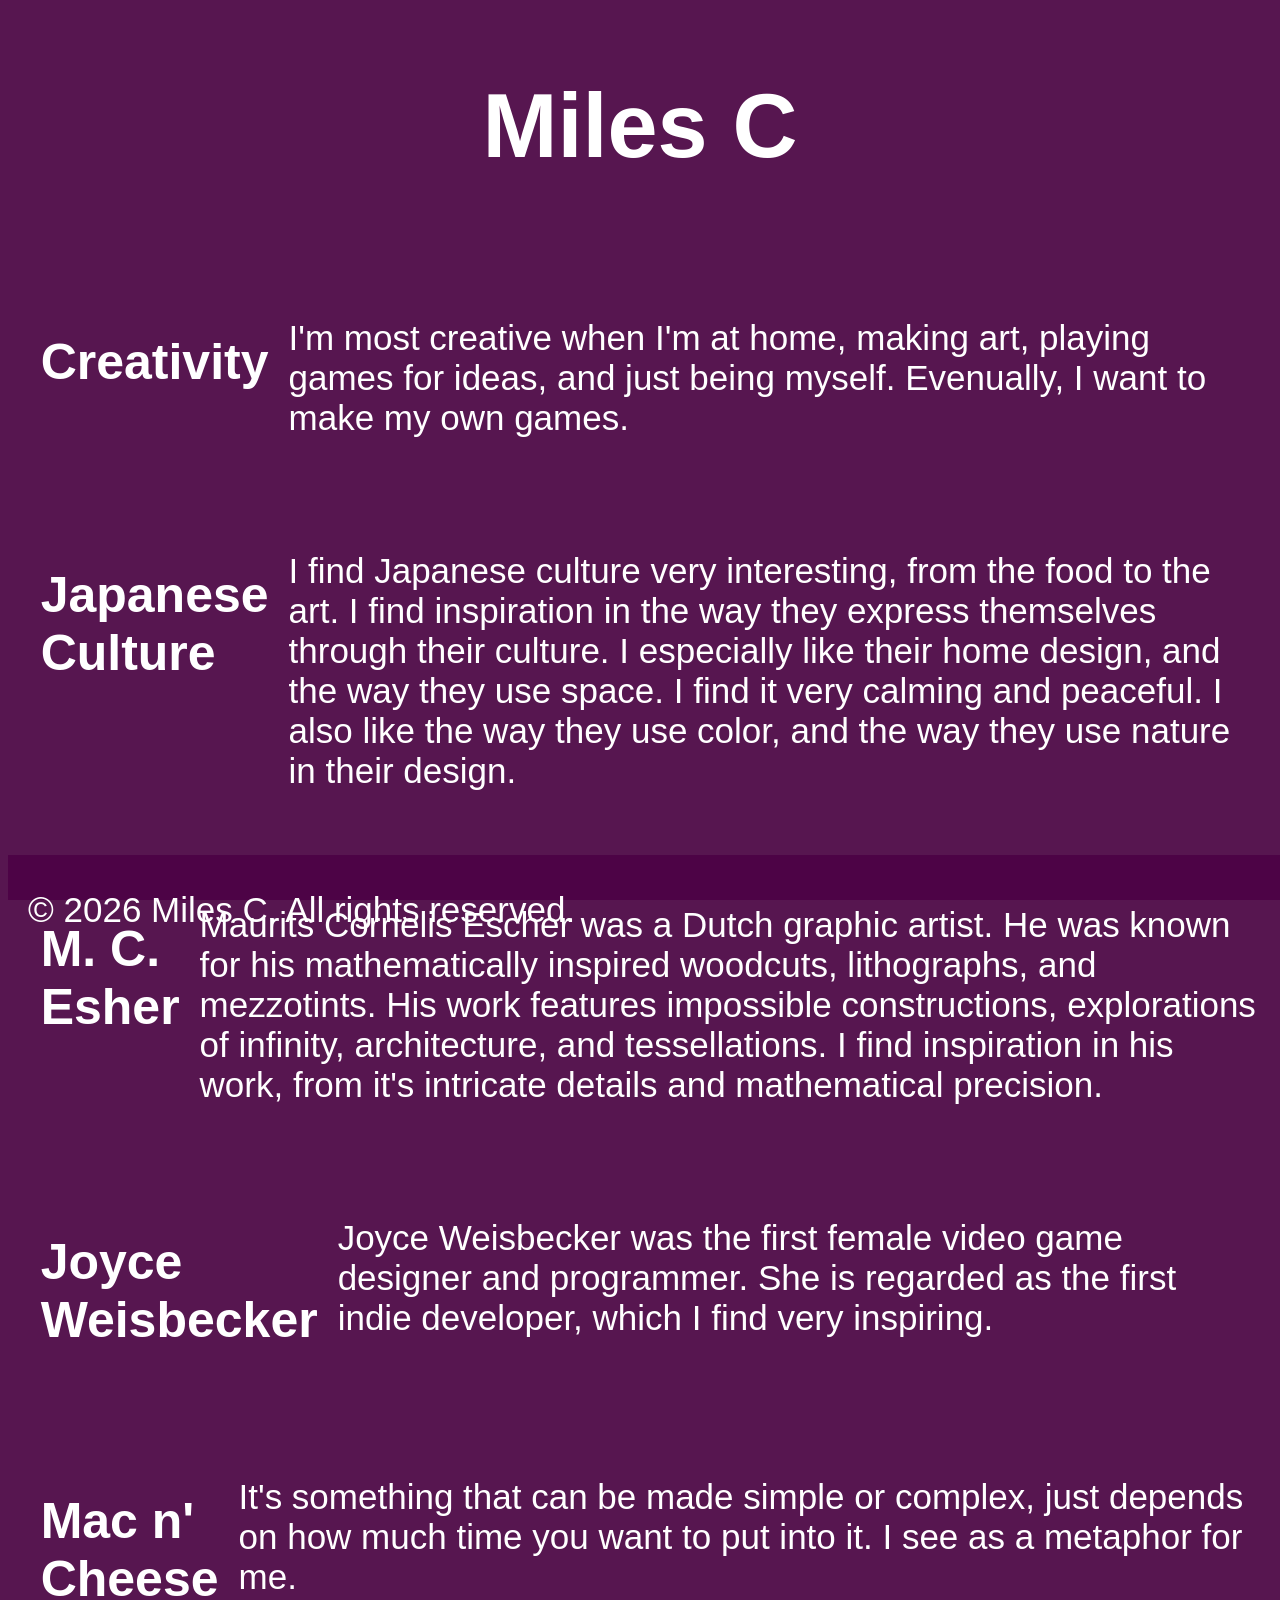
<file: index.html>
<!DOCTYPE html>
<html lang="en">

    <head>
        <title>Miles C</title>
        <link rel="stylesheet" href="index.css">
    </head>

    <body>
        <div class="title">
            <h2>Miles C</h2>
        </div>
    <br>
        <div class= "box">
            <h3>Creativity</h3>
            <p>
                I'm most creative when I'm at home, making art, playing games for ideas, and just being myself. Evenually, I want to make my own games. 
            </p>
        </div>
    <br>
        <div class="box">
            <h3> Japanese Culture</h3>
            <p>
               I find Japanese culture very interesting, from the food to the art. I find inspiration in the way they express themselves through their culture. I especially like their home design, and the way they use space. 
               I find it very calming and peaceful. I also like the way they use color, and the way they use nature in their design.
            </p>
        </div>
    <br>
        <div class="box">
            <h3>M. C. Esher</h3>
            <p>
                Maurits Cornelis Escher was a Dutch graphic artist. He was known for his mathematically inspired woodcuts, lithographs, and mezzotints. His work features impossible constructions, explorations of infinity, architecture, and tessellations. 
                I find inspiration in his work, from it's intricate details and mathematical precision.
            </p>
        </div>
    <br>
        <div class="box">
            <h3>Joyce Weisbecker</h3>
            <p >
                Joyce Weisbecker was the first female video game designer and programmer. She is regarded as the first indie developer, which I find very inspiring.
            </p>
        </div>
    <br>
        <div class="box">
            <h3> Mac n' Cheese</h3>
            <p>
                It's something that can be made simple or complex, just depends on how much time you want to put into it. I see as a metaphor for me.
            </p>
        </div>
    </body>

    <footer>
        <p>&copy; 2026 Miles C. All rights reserved.</p>
    </footer>

</html>
</file>
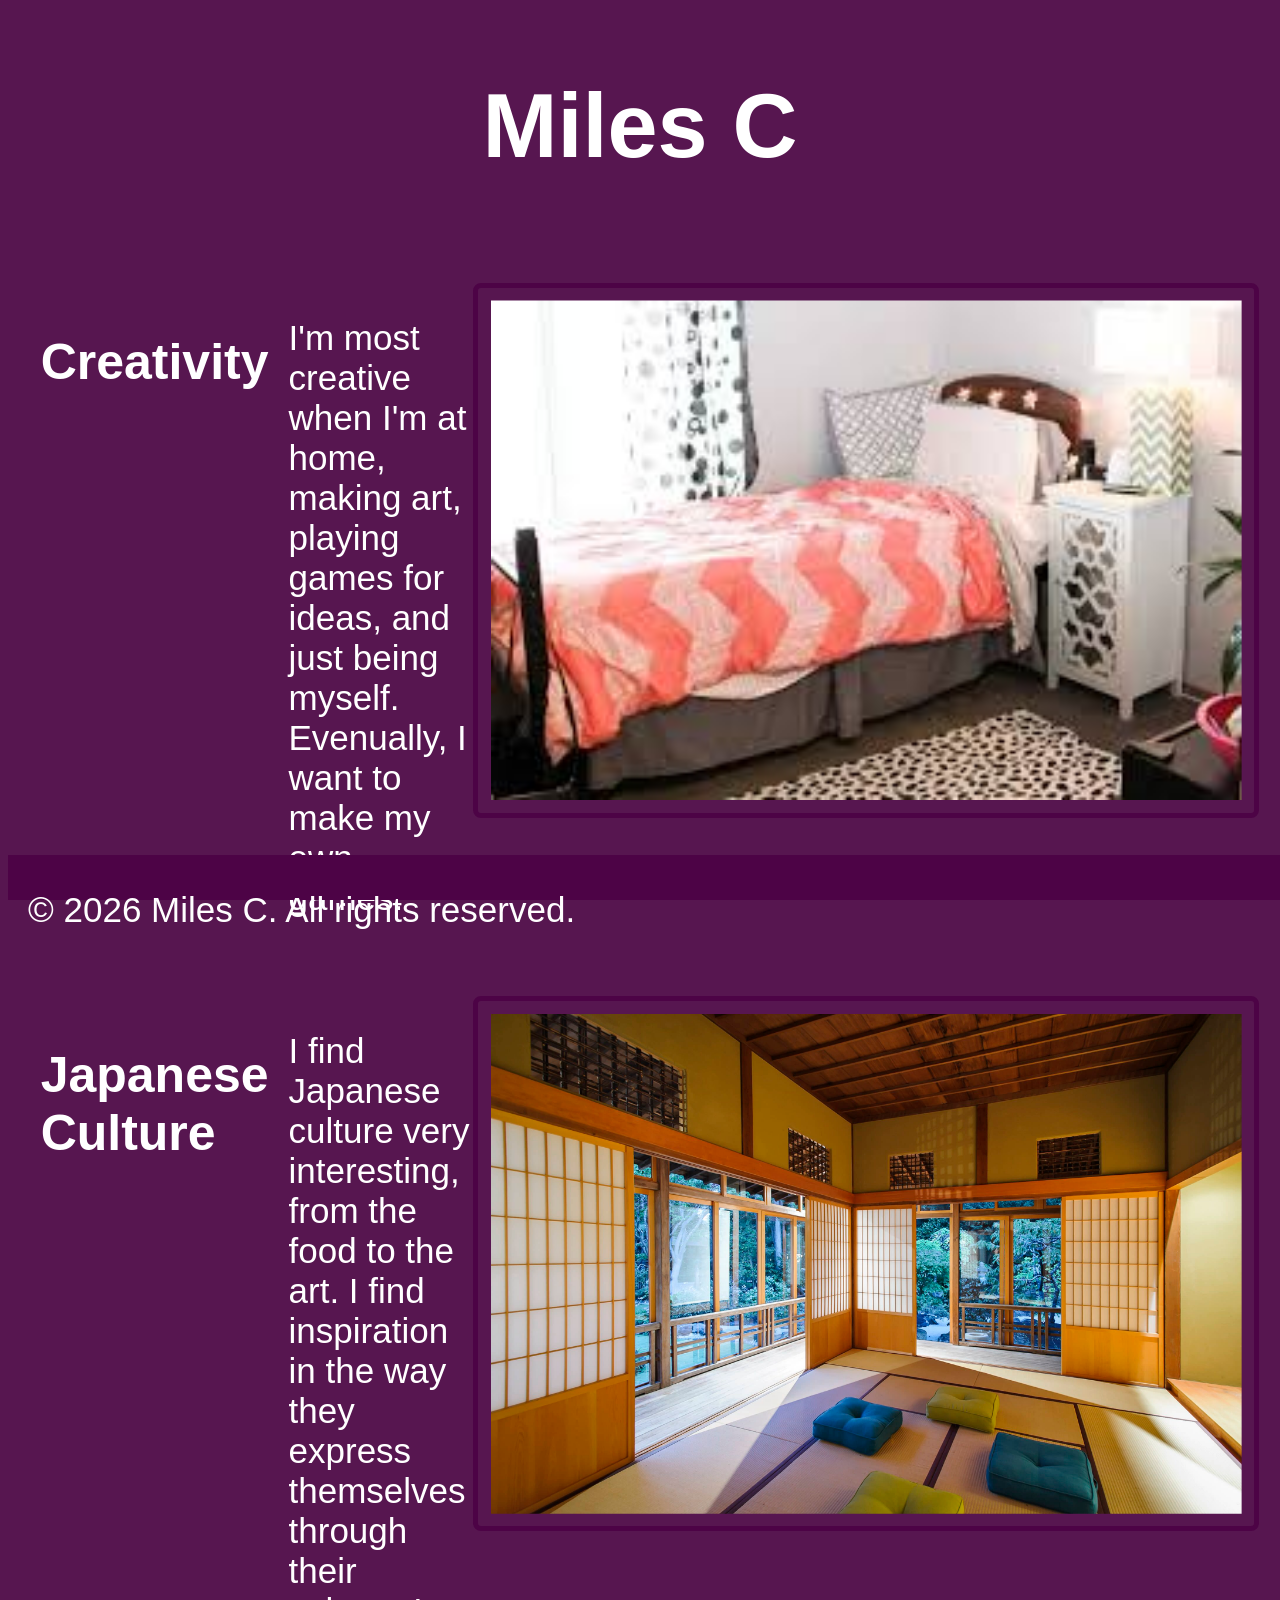
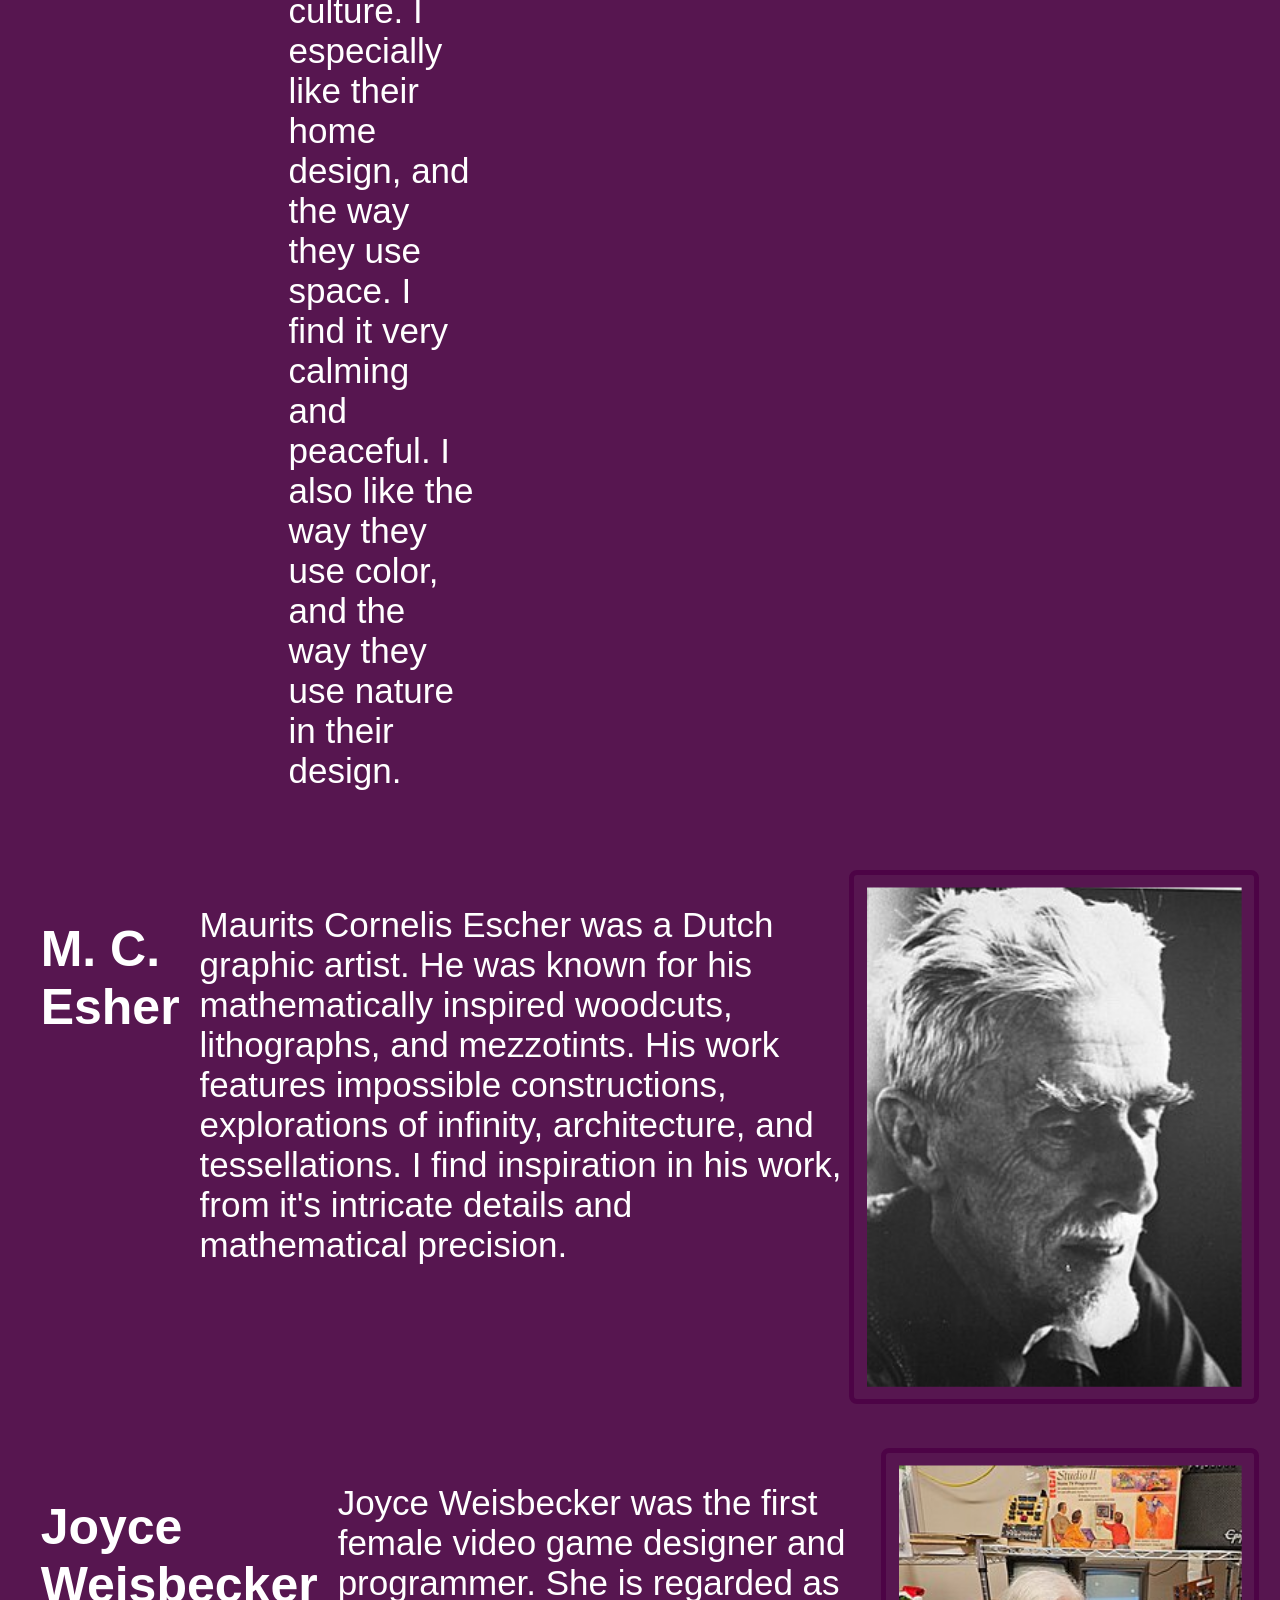
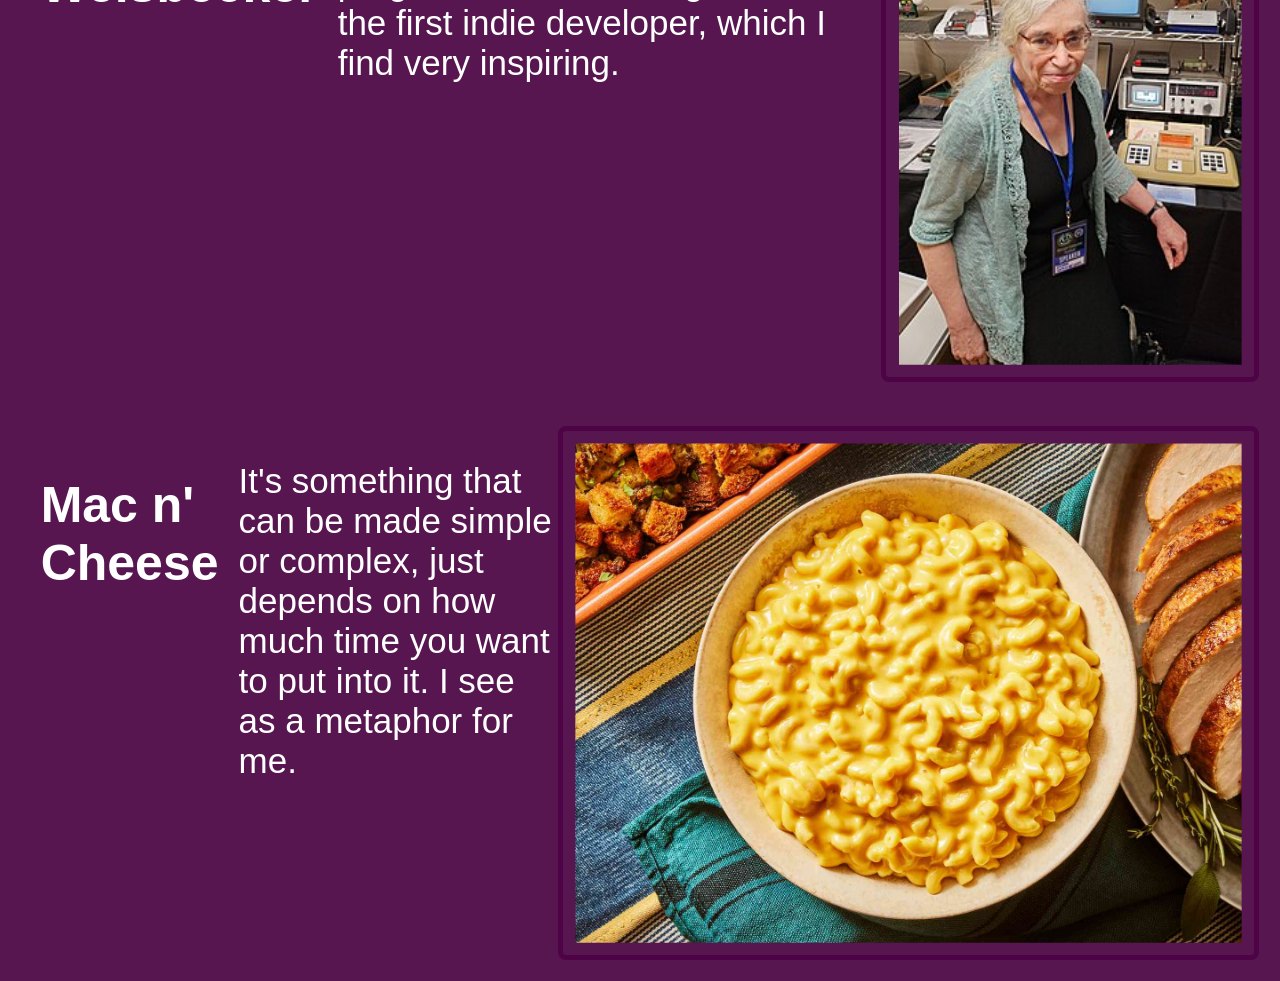
<file: Pages/index.html>
<!DOCTYPE html>
<html lang="en">

    <head>
        <title>Miles C</title>
        <link rel="stylesheet" href="/Designs/index.css">
    </head>

    <body>
        <div class="title">
            <h2>Miles C</h2>
        </div>
    <br>
        <div class="box">
            <h3>Creativity</h3>
            <p>
                I'm most creative when I'm at home, making art, playing games for ideas, and just being myself. Evenually, I want to make my own games. 
            </p>
            <img class="box" src="/Images/Housing.jpg" alt="Creativity" width="vw" height="500px">
        </div>
    <br>
        <div class="box">
            <h3> Japanese Culture</h3>
            <p>
               I find Japanese culture very interesting, from the food to the art. I find inspiration in the way they express themselves through their culture. I especially like their home design, and the way they use space. 
               I find it very calming and peaceful. I also like the way they use color, and the way they use nature in their design.
            </p>
            <img class="box" src="/Images/home.jpg" alt="Japanese Culture" width="vw" height="500px">
        </div>
    <br>
        <div class="box">
            <h3>M. C. Esher</h3>
            <p>
                Maurits Cornelis Escher was a Dutch graphic artist. He was known for his mathematically inspired woodcuts, lithographs, and mezzotints. His work features impossible constructions, explorations of infinity, architecture, and tessellations. 
                I find inspiration in his work, from it's intricate details and mathematical precision.
            </p>
            <img class="box" src="/Images/Escher.jpg" alt="M. C. Escher" width="vw" height="500px">
        </div>
    <br>
        <div class="box">
            <h3>Joyce Weisbecker</h3>
            <p >
                Joyce Weisbecker was the first female video game designer and programmer. She is regarded as the first indie developer, which I find very inspiring.
            </p>
            <img class="box" src="/Images/Joyce.jpg" alt="Joyce Weisbecker" width="vw" height="500px" style="position: relative;">
        </div>
    <br>
        <div class="box">
            <h3> Mac n' Cheese</h3>
            <p>
                It's something that can be made simple or complex, just depends on how much time you want to put into it. I see as a metaphor for me.
            </p>
            <img class="box" src="/Images/macncheese.png" alt="Mac and Cheese" width="vw" height="500px">
        </div>
    </body>

    <footer>
        <p>&copy; 2026 Miles C. All rights reserved.</p>
    </footer>

</html>
</file>
<file: index.css>
html{
    background-color: #571650;
    color: white;
    font-family: Arial, Helvetica, sans-serif;
}

h3{
    display: block;
    margin-left: 20px;
    font-size: 50px;
    text-align: left;
}

p{
    display: block;
    margin-left: 20px;
    font-size: 35px;
    text-align: left;
}

img{
    border:#4d0346 5px solid;
    position: right;
    display:block;
    margin-left:auto;
}

footer{
    color: white;
    height: 5vh;
    width: 100vw;
    position: fixed;
    bottom: 0;
    background-color: #4d0346;
    text-align: center;
    justify-content: center;
}

.box{
    border-radius : 8px;
    padding : 1%;
    display : flex;
    font-size : 1.5rem;
    color:#ffffff
}

.title{
    font-size: 60px;
    text-align: center;
    color:#ffffff
}
</file>
<file: Designs/index.css>
html{
    background-color: #571650;
    color: white;
    font-family: Arial, Helvetica, sans-serif;
}

h3{
    display: block;
    margin-left: 20px;
    font-size: 50px;
    text-align: left;
}

p{
    display: block;
    margin-left: 20px;
    font-size: 35px;
    text-align: left;
}

img{
    border:#4d0346 5px solid;
    position: right;
    display:block;
    margin-left:auto;
}

footer{
    color: white;
    height: 5vh;
    width: 100vw;
    position: fixed;
    bottom: 0;
    background-color: #4d0346;
    text-align: center;
    justify-content: center;
}

.box{
    border-radius : 8px;
    padding : 1%;
    display : flex;
    font-size : 1.5rem;
    color:#ffffff
}

.title{
    font-size: 60px;
    text-align: center;
    color:#ffffff
}
</file>
